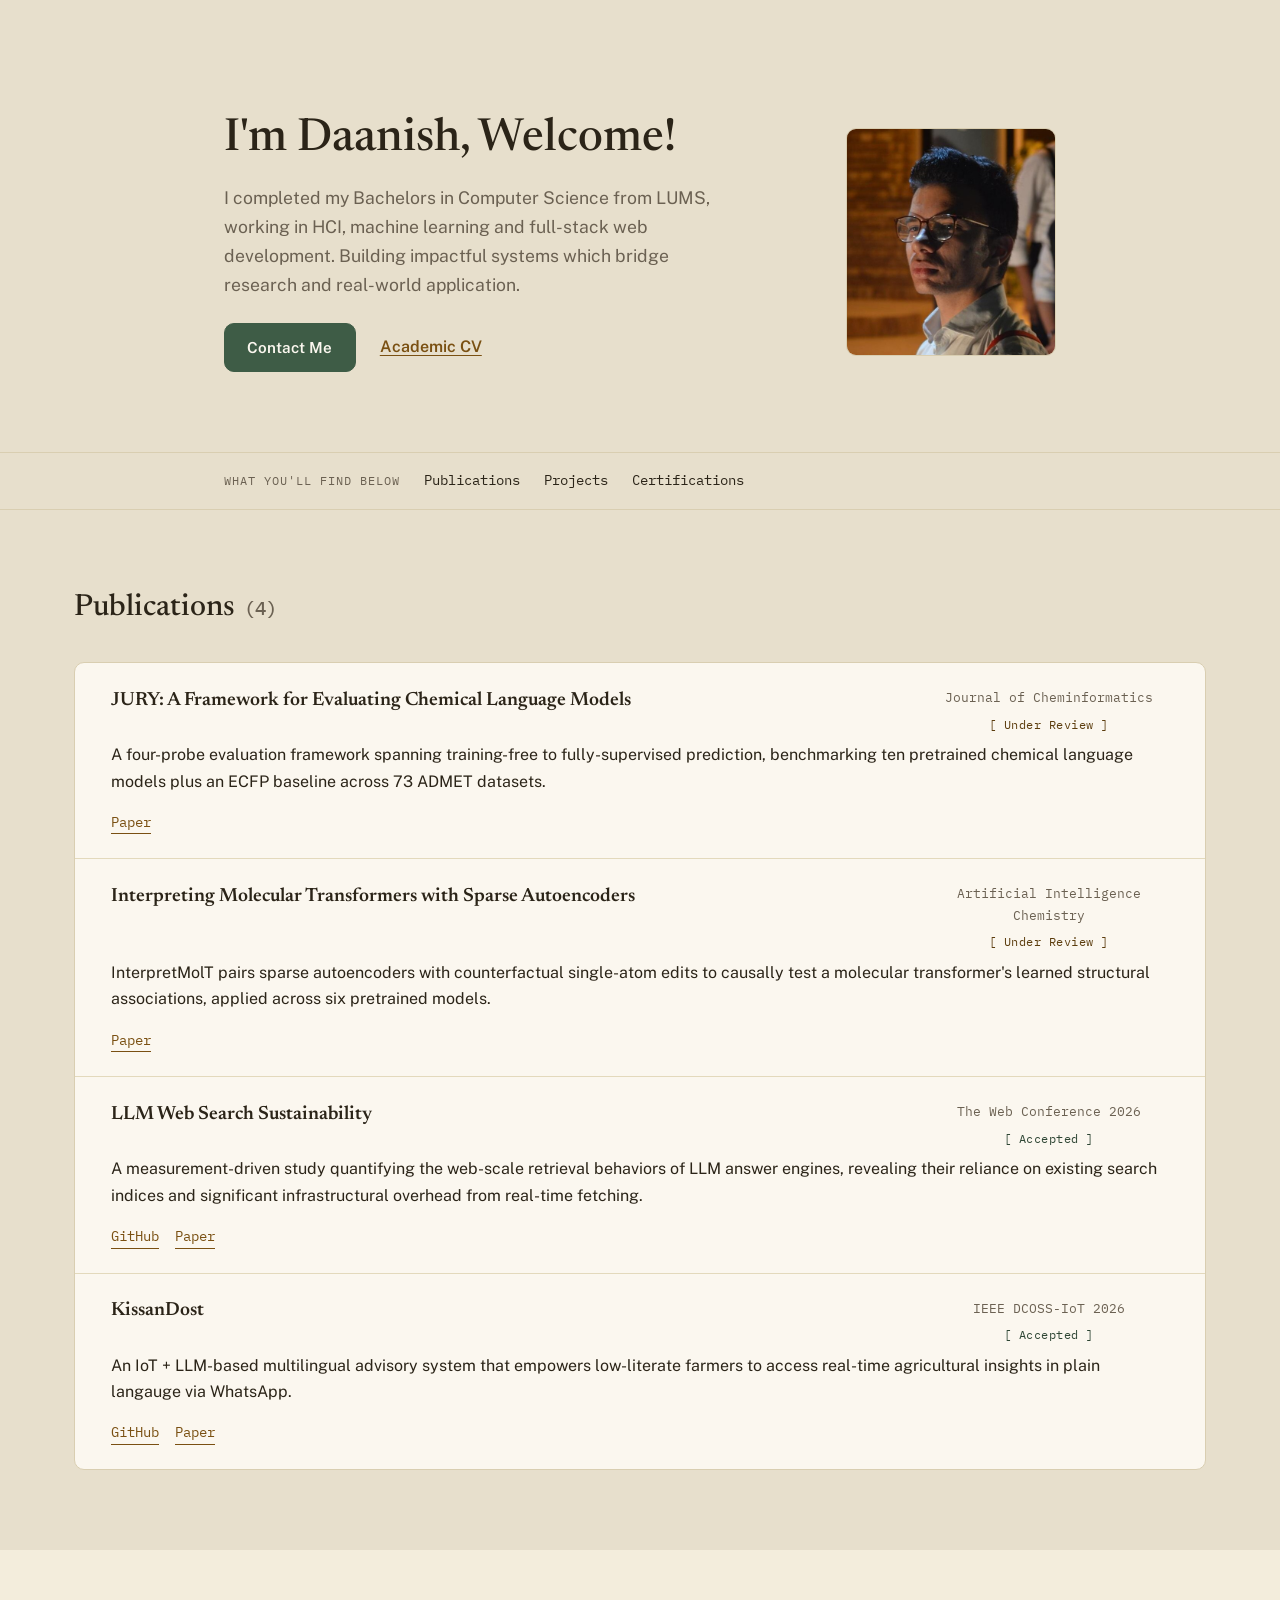
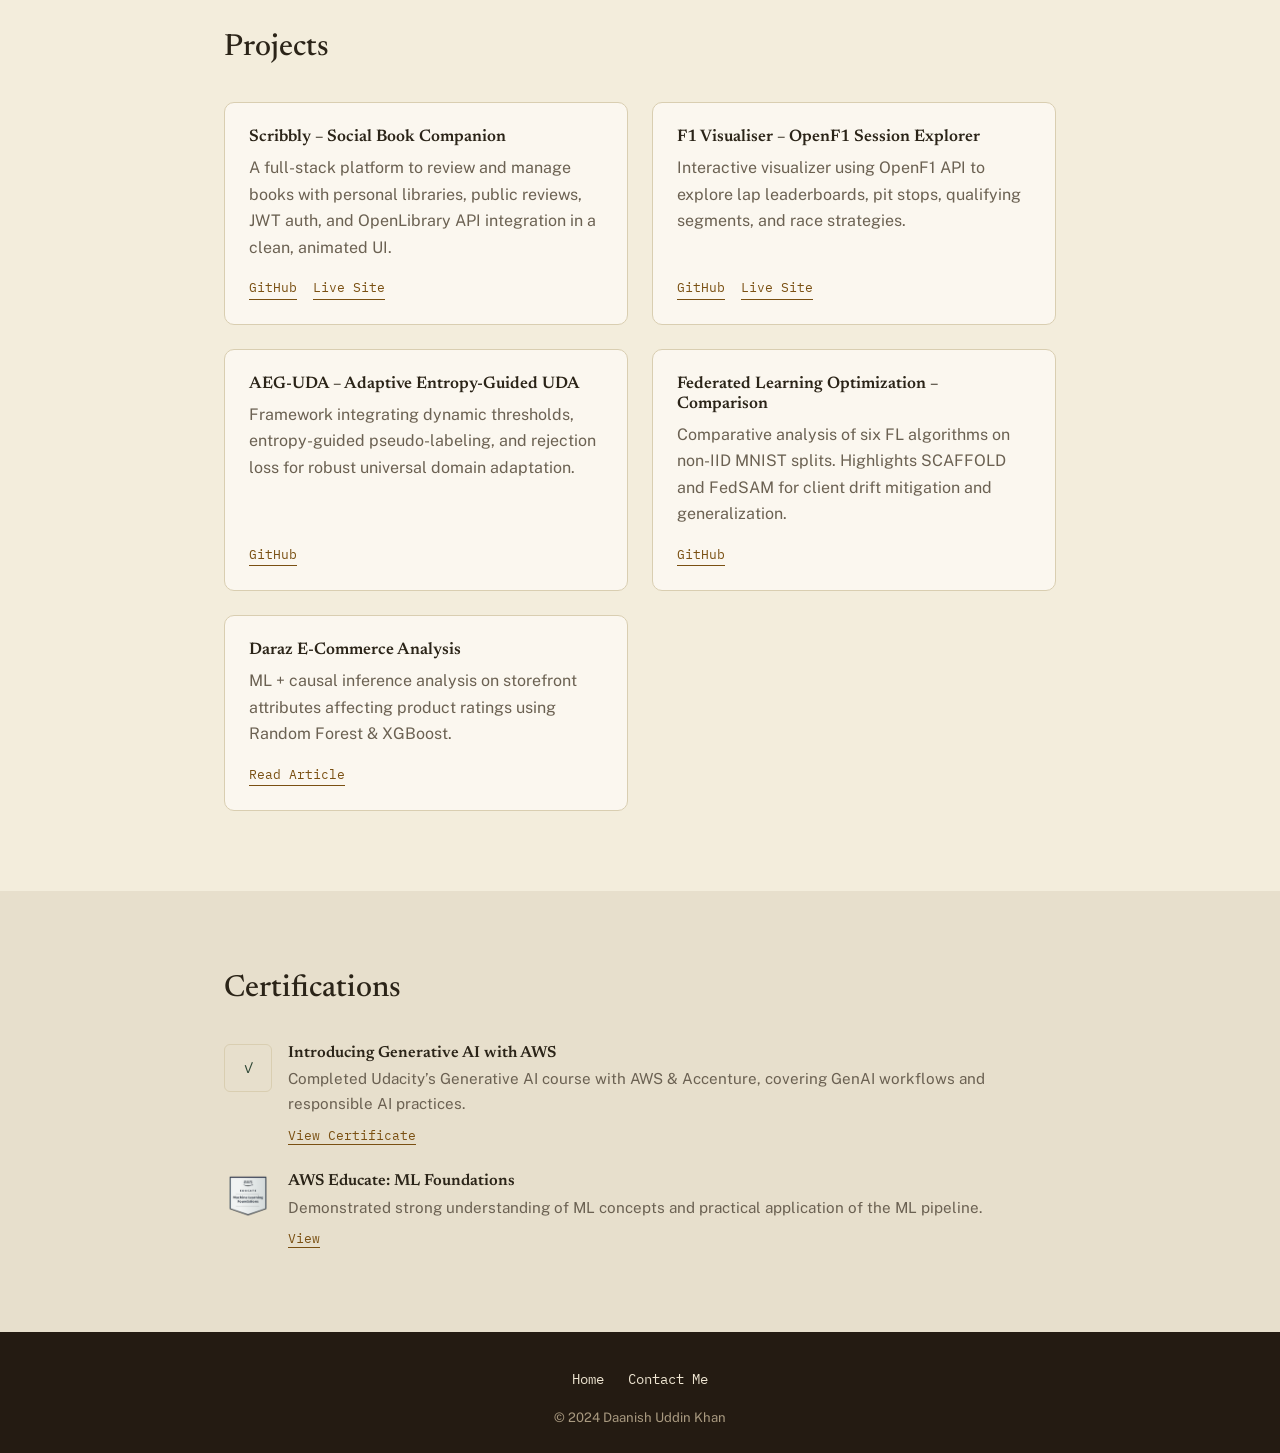
<file: index.html>
<!DOCTYPE html>
<html lang="en">
<head>
  <meta charset="UTF-8">
  <meta name="viewport" content="width=device-width, initial-scale=1.0">
  <title>Personal Site</title>

  <link rel="preconnect" href="https://fonts.googleapis.com">
  <link rel="preconnect" href="https://fonts.gstatic.com" crossorigin>
  <link href="https://fonts.googleapis.com/css2?family=Newsreader:ital,wght@0,400;0,500;0,600;1,400;1,500&amp;family=Public+Sans:wght@400;500;600;700&amp;family=IBM+Plex+Mono:wght@400;500;600&amp;display=swap" rel="stylesheet">

  <link rel="stylesheet" href="styles.css">
</head>

<body>

  <header class="hero">
    <div class="wrap">
      <div class="hero-text">
        <h1>I'm Daanish, Welcome!</h1>
        <p class="hero-lede">I completed my Bachelors in Computer Science from LUMS, working in HCI, machine learning and full-stack web development. Building impactful systems which bridge research and real-world application.</p>
        <div class="hero-actions">
          <a href="mailto:daanishuddin@gmail.com" class="btn-primary">Contact Me</a>
          <a href="DaanishKhan-Academic_CV.pdf" target="_blank" class="text-link">Academic CV</a>
        </div>
      </div>
      <div class="hero-portrait">
        <img src="Daanish Khan.jpg" alt="Daanish" width="210" loading="lazy">
      </div>
    </div>
  </header>

  <nav class="quicklinks" aria-label="Page sections">
    <div class="wrap">
      <p class="eyebrow">What You'll Find Below</p>
      <div class="quicklinks-links">
        <a href="#research-projects">Publications</a>
        <a href="#projects">Projects</a>
        <a href="#certifications">Certifications</a>
      </div>
    </div>
  </nav>

  <main>

    <!-- ===================================================================
         Publications — a single paper panel holding a running list of
         entries, most recent activity first, matching the CV's own order.
         =================================================================== -->
    <section id="research-projects" class="section" aria-labelledby="publications-heading">
      <div class="wrap pub-wrap">
        <h2 id="publications-heading">Publications <span class="pub-count">(4)</span></h2>

        <div class="pub-panel">

          <!-- JURY — NEW, Under Review -->
          <article class="pub-entry">
            <div class="pub-entry-head">
              <h3 class="pub-title">JURY: A Framework for Evaluating Chemical Language Models</h3>
              <div class="pub-venue-block">
                <p class="pub-meta">Journal of Cheminformatics</p>
                <p class="pub-status status-review">[ Under Review ]</p>
              </div>
            </div>
            <p class="pub-desc">A four-probe evaluation framework spanning training-free to fully-supervised prediction, benchmarking ten pretrained chemical language models plus an ECFP baseline across 73 ADMET datasets.</p>
            <p class="pub-links">
              <!-- TODO(Daanish): replace # with the paper link once available -->
              <a href="https://www.researchsquare.com/article/rs-10420771/v1" taregt="_blank">Paper</a>
            </p>
          </article>

          <!-- InterpretMolT — NEW, Under Review -->
          <article class="pub-entry">
            <div class="pub-entry-head">
              <h3 class="pub-title">Interpreting Molecular Transformers with Sparse Autoencoders</h3>
              <div class="pub-venue-block">
                <p class="pub-meta">Artificial Intelligence Chemistry</p>
                <p class="pub-status status-review">[ Under Review ]</p>
              </div>
            </div>
            <p class="pub-desc">InterpretMolT pairs sparse autoencoders with counterfactual single-atom edits to causally test a molecular transformer's learned structural associations, applied across six pretrained models.</p>
            <p class="pub-links">
              <!-- TODO(Daanish): replace # with the paper link once available -->
              <a href="InterpretMolT_preprint.pdf" target="_blank">Paper</a>
            </p>
          </article>

          <!-- LLM Web Search Sustainability — existing, Accepted -->
          <article class="pub-entry">
            <div class="pub-entry-head">
              <h3 class="pub-title">LLM Web Search Sustainability</h3>
              <div class="pub-venue-block">
                <p class="pub-meta">The Web Conference 2026</p>
                <p class="pub-status status-accepted">[ Accepted ]</p>
              </div>
            </div>
            <p class="pub-desc">A measurement-driven study quantifying the web-scale retrieval behaviors of LLM answer engines, revealing their reliance on existing search indices and significant infrastructural overhead from real-time fetching.</p>
            <p class="pub-links">
              <a href="https://github.com/SYSNET-LUMS/LLMs-and-Web" target="_blank">GitHub</a>
              <a href="https://dl.acm.org/doi/10.1145/3774904.3792278" target="_blank">Paper</a>
            </p>
          </article>

          <!-- KissanDost — existing, Accepted -->
          <article class="pub-entry">
            <div class="pub-entry-head">
              <h3 class="pub-title">KissanDost</h3>
              <div class="pub-venue-block">
                <p class="pub-meta">IEEE DCOSS-IoT 2026</p>
                <p class="pub-status status-accepted">[ Accepted ]</p>
              </div>
            </div>
            <p class="pub-desc">An IoT + LLM-based multilingual advisory system that empowers low-literate farmers to access real-time agricultural insights in plain langauge via WhatsApp.</p>
            <p class="pub-links">
              <a href="https://github.com/anonymous115935/KissanDost" target="_blank">GitHub</a>
              <a href="https://ieeexplore.ieee.org/abstract/document/11659369" target="_blank">Paper</a>
            </p>
          </article>

          <!-- UQA — existing, Contributor
          <article class="pub-entry">
            <div class="pub-entry-head">
              <h3 class="pub-title">UQA: Urdu QA Dataset</h3>
              <div class="pub-venue-block">
                <p class="pub-status status-contributor">[ Contributor ]</p>
              </div>
            </div>
            <p class="pub-desc">Contributor to <strong>UQA</strong>, a benchmark Urdu QA dataset based on SQuAD2.0, published in LREC-COLING 2024.</p>
            <p class="pub-links">
              <a href="https://aclanthology.org/2024.lrec-main.1497/" target="_blank">Read Publication</a>
            </p>
          </article> -->

        </div>
      </div>
    </section>

    <!-- ===================================================================
         Projects
         =================================================================== -->
    <section id="projects" class="section section-muted" aria-labelledby="projects-heading">
      <div class="wrap">
        <h2 id="projects-heading">Projects</h2>

        <div class="project-grid">

          <article class="project-card">
            <h3>Scribbly – Social Book Companion</h3>
            <p>A full-stack platform to review and manage books with personal libraries, public reviews, JWT auth, and OpenLibrary API integration in a clean, animated UI.</p>
            <div class="project-links">
              <a href="https://github.com/DaaniKhan/Scribbly" target="_blank">GitHub</a>
              <a href="https://scribbly-79jq.onrender.com" target="_blank">Live Site</a>
            </div>
          </article>

          <article class="project-card">
            <h3>F1 Visualiser – OpenF1 Session Explorer</h3>
            <p>Interactive visualizer using OpenF1 API to explore lap leaderboards, pit stops, qualifying segments, and race strategies.</p>
            <div class="project-links">
              <a href="https://github.com/DaaniKhan/F1-Visualise" target="_blank">GitHub</a>
              <a href="https://f1-visualise.onrender.com" target="_blank">Live Site</a>
            </div>
          </article>

          <article class="project-card">
            <h3>AEG-UDA – Adaptive Entropy-Guided UDA</h3>
            <p>Framework integrating dynamic thresholds, entropy-guided pseudo-labeling, and rejection loss for robust universal domain adaptation.</p>
            <div class="project-links">
              <a href="https://github.com/SaadH-077/Adaptive-Entropy-Guided-Universal-Domain-Adaptation_AEG-UDA-" target="_blank">GitHub</a>
            </div>
          </article>

          <article class="project-card">
            <h3>Federated Learning Optimization – Comparison</h3>
            <p>Comparative analysis of six FL algorithms on non-IID MNIST splits. Highlights SCAFFOLD and FedSAM for client drift mitigation and generalization.</p>
            <div class="project-links">
              <a href="https://github.com/SaadH-077/Federated-Learning-Optimization" target="_blank">GitHub</a>
            </div>
          </article>

          <article class="project-card">
            <h3>Daraz E-Commerce Analysis</h3>
            <p>ML + causal inference analysis on storefront attributes affecting product ratings using Random Forest &amp; XGBoost.</p>
            <div class="project-links">
              <a href="https://medium.com/@25100004/daraz-unveiled-deep-diving-into-e-commerce-55a9fcba725b" target="_blank">Read Article</a>
            </div>
          </article>

        </div>
      </div>
    </section>

    <!-- ===================================================================
         Certifications
         =================================================================== -->
    <section id="certifications" class="section" aria-labelledby="certifications-heading">
      <div class="wrap">
        <h2 id="certifications-heading">Certifications</h2>

        <ul class="cert-list">

          <li class="cert-entry">
            <span class="cert-mark" aria-hidden="true">✓</span>
            <div class="cert-text">
              <h3>Introducing Generative AI with AWS</h3>
              <p>Completed Udacity&rsquo;s Generative AI course with AWS &amp; Accenture, covering GenAI workflows and responsible AI practices.</p>
              <a href="https://www.udacity.com/certificate/e/d6803654-4352-11f0-a539-c7d655504e1b" target="_blank">View Certificate</a>
            </div>
          </li>

          <li class="cert-entry">
            <img src="aws-educate-machine-learning-foundations.png" alt="AWS Educate badge" width="48" height="48" loading="lazy">
            <div class="cert-text">
              <h3>AWS Educate: ML Foundations</h3>
              <p>Demonstrated strong understanding of ML concepts and practical application of the ML pipeline.</p>
              <a href="https://www.credly.com/badges/24942afe-0e76-4b21-84d6-7d323b9f9d2c/public_url" target="_blank">View</a>
            </div>
          </li>

        </ul>
      </div>
    </section>

  </main>

  <footer class="site-footer">
    <div class="wrap">
      <nav aria-label="Footer">
        <a href="index.html">Home</a>
        <a href="mailto:daanishuddin@gmail.com">Contact Me</a>
      </nav>
      <p>© 2024 Daanish Uddin Khan</p>
    </div>
  </footer>

</body>
</html>
</file>
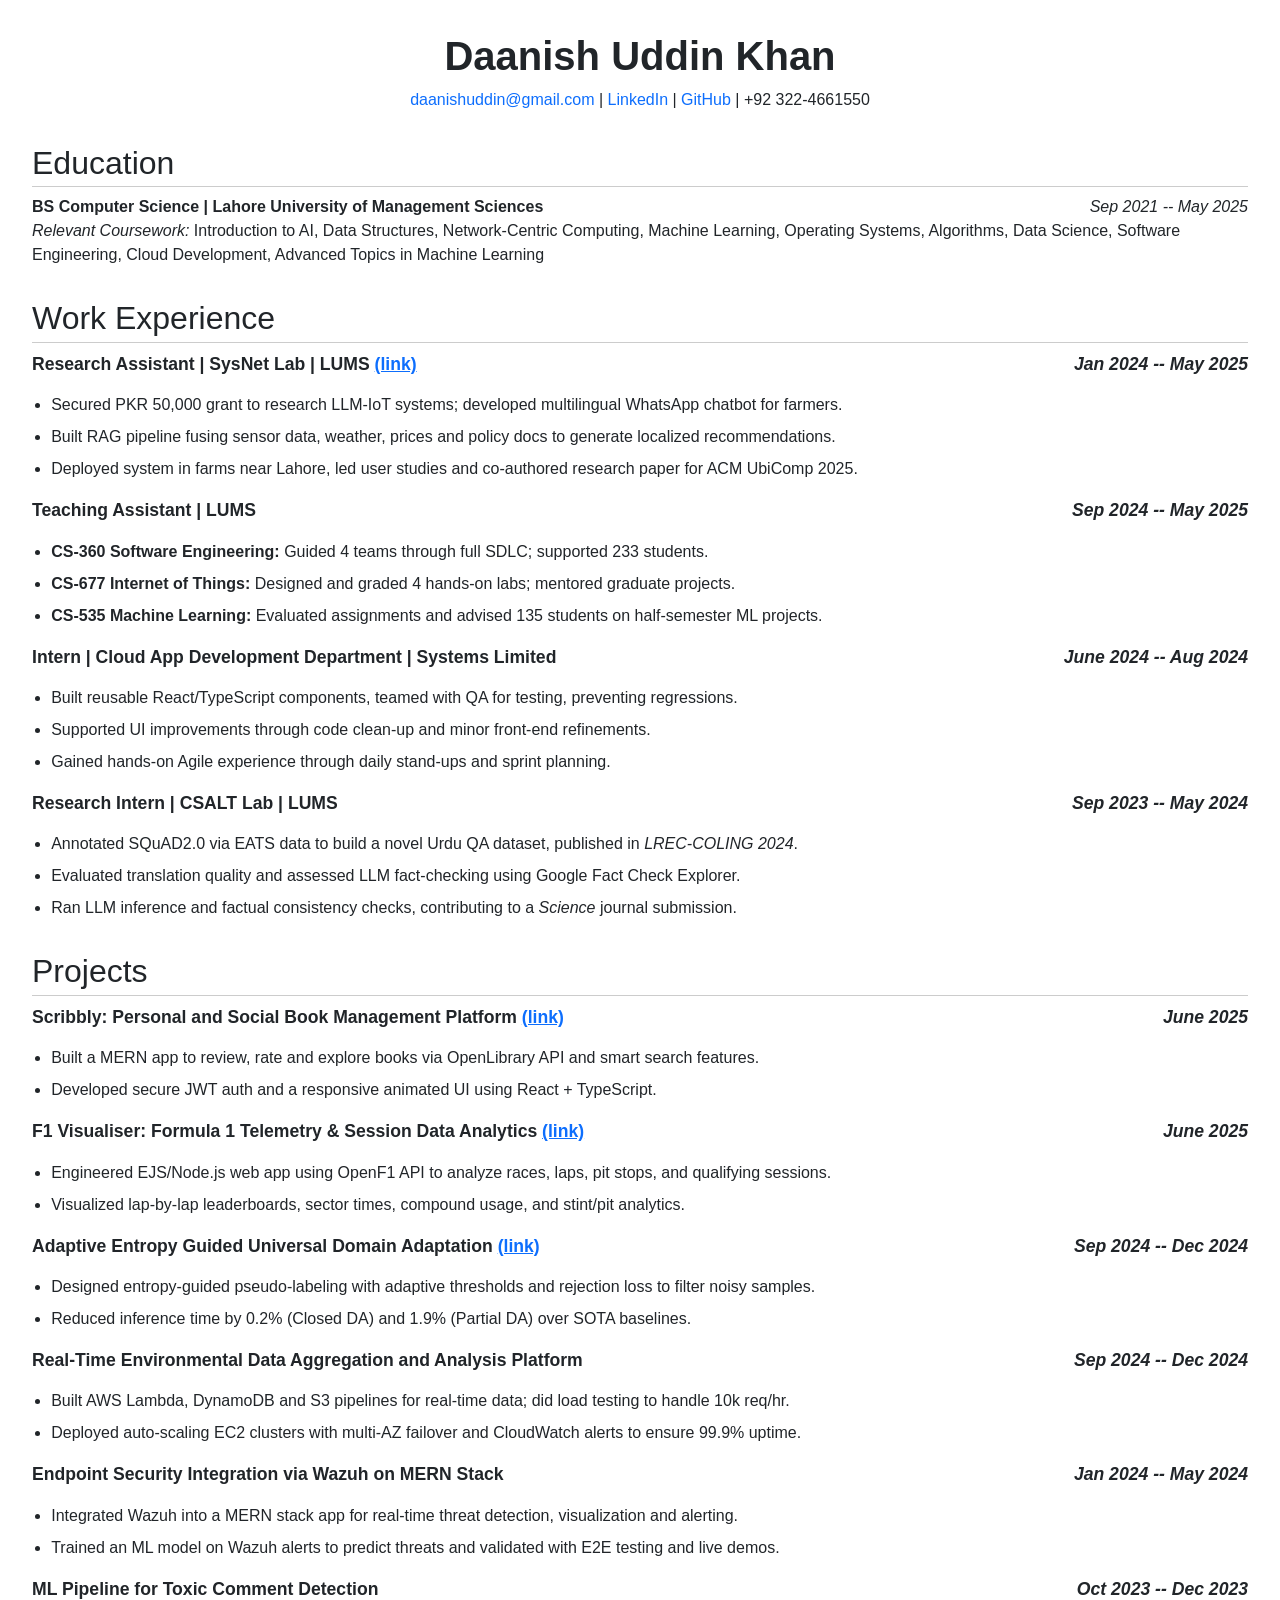
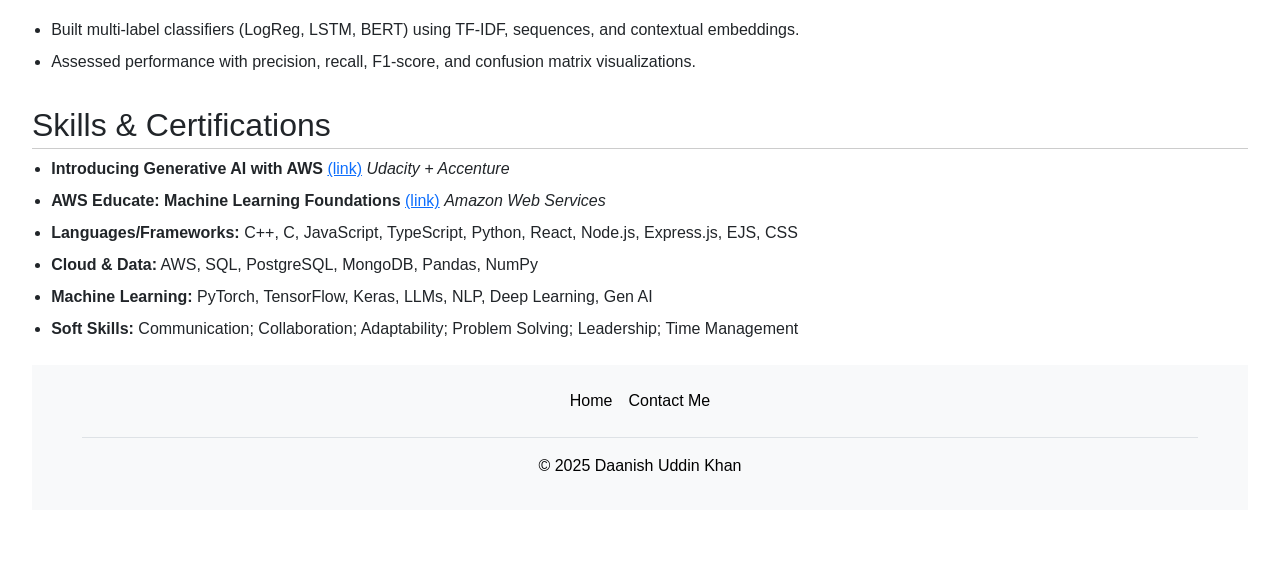
<file: resume.html>
<!DOCTYPE html>
<html lang="en">
<head>
  <meta charset="UTF-8">
  <meta name="viewport" content="width=device-width, initial-scale=1.0">
  <title>Daanish Uddin Khan - Resume</title>
  <link href="https://cdn.jsdelivr.net/npm/bootstrap@5.3.0/dist/css/bootstrap.min.css" rel="stylesheet">
  <style>
    body {
      font-family: 'Segoe UI', sans-serif;
      padding: 2rem;
      background-color: #fff;
    }
    h2 {
      border-bottom: 1px solid #ccc;
      padding-bottom: 0.25rem;
      margin-top: 2rem;
    }
    .section {
      margin-top: 2rem;
    }
    .contact a {
      color: #0d6efd;
      text-decoration: none;
    }
    ul {
      padding-left: 1.2rem;
    }
    .resume-title {
      font-size: 1.1rem;
      font-weight: 600;
    }
    .no-indent li {
      margin-bottom: 0.5rem;
    }
  </style>
</head>
<body>

  <div class="text-center mb-4">
    <h1 class="fw-bold">Daanish Uddin Khan</h1>
    <div class="contact">
      <a href="mailto:daanishuddin@gmail.com">daanishuddin@gmail.com</a> |
      <a href="https://www.linkedin.com/in/daanish-khan-" target="_blank">LinkedIn</a> |
      <a href="https://github.com/DaaniKhan" target="_blank">GitHub</a> |
      +92 322-4661550
    </div>
  </div>

  <h2>Education</h2>
  <p><strong>BS Computer Science | Lahore University of Management Sciences</strong> <span class="float-end"><em>Sep 2021 -- May 2025</em></span><br>
  <em>Relevant Coursework:</em> Introduction to AI, Data Structures, Network-Centric Computing, Machine Learning, Operating Systems, Algorithms, Data Science, Software Engineering, Cloud Development, Advanced Topics in Machine Learning</p>

  <h2>Work Experience</h2>

  <p class="resume-title">Research Assistant | SysNet Lab | LUMS <a href="https://github.com/Saad4858/Pandas" target="_blank">(link)</a> <span class="float-end"><em>Jan 2024 -- May 2025</em></span></p>
  <ul class="no-indent">
    <li>Secured PKR 50,000 grant to research LLM-IoT systems; developed multilingual WhatsApp chatbot for farmers.</li>
    <li>Built RAG pipeline fusing sensor data, weather, prices and policy docs to generate localized recommendations.</li>
    <li>Deployed system in farms near Lahore, led user studies and co-authored research paper for ACM UbiComp 2025.</li>
  </ul>

  <p class="resume-title">Teaching Assistant | LUMS <span class="float-end"><em>Sep 2024 -- May 2025</em></span></p>
  <ul class="no-indent">
    <li><strong>CS-360 Software Engineering:</strong> Guided 4 teams through full SDLC; supported 233 students.</li>
    <li><strong>CS-677 Internet of Things:</strong> Designed and graded 4 hands‑on labs; mentored graduate projects.</li>
    <li><strong>CS-535 Machine Learning:</strong> Evaluated assignments and advised 135 students on half‑semester ML projects.</li>
  </ul>

  <p class="resume-title">Intern | Cloud App Development Department | Systems Limited <span class="float-end"><em>June 2024 -- Aug 2024</em></span></p>
  <ul class="no-indent">
    <li>Built reusable React/TypeScript components, teamed with QA for testing, preventing regressions.</li>
    <li>Supported UI improvements through code clean-up and minor front-end refinements.</li>
    <li>Gained hands-on Agile experience through daily stand-ups and sprint planning.</li>
  </ul>

  <p class="resume-title">Research Intern | CSALT Lab | LUMS <span class="float-end"><em>Sep 2023 -- May 2024</em></span></p>
  <ul class="no-indent">
    <li>Annotated SQuAD2.0 via EATS data to build a novel Urdu QA dataset, published in <em>LREC-COLING 2024</em>.</li>
    <li>Evaluated translation quality and assessed LLM fact-checking using Google Fact Check Explorer.</li>
    <li>Ran LLM inference and factual consistency checks, contributing to a <em>Science</em> journal submission.</li>
  </ul>

  <h2>Projects</h2>

  <p class="resume-title">Scribbly: Personal and Social Book Management Platform <a href="https://github.com/DaaniKhan/Scribbly" target="_blank">(link)</a> <span class="float-end"><em>June 2025</em></span></p>
  <ul class="no-indent">
    <li>Built a MERN app to review, rate and explore books via OpenLibrary API and smart search features.</li>
    <li>Developed secure JWT auth and a responsive animated UI using React + TypeScript.</li>
  </ul>

  <p class="resume-title">F1 Visualiser: Formula 1 Telemetry & Session Data Analytics <a href="https://github.com/DaaniKhan/F1-Visualise" target="_blank">(link)</a> <span class="float-end"><em>June 2025</em></span></p>
  <ul class="no-indent">
    <li>Engineered EJS/Node.js web app using OpenF1 API to analyze races, laps, pit stops, and qualifying sessions.</li>
    <li>Visualized lap-by-lap leaderboards, sector times, compound usage, and stint/pit analytics.</li>
  </ul>

  <p class="resume-title">Adaptive Entropy Guided Universal Domain Adaptation <a href="https://github.com/SaadH-077/Adaptive-Entropy-Guided-Universal-Domain-Adaptation_AEG-UDA-" target="_blank">(link)</a> <span class="float-end"><em>Sep 2024 -- Dec 2024</em></span></p>
  <ul class="no-indent">
    <li>Designed entropy-guided pseudo-labeling with adaptive thresholds and rejection loss to filter noisy samples.</li>
    <li>Reduced inference time by 0.2% (Closed DA) and 1.9% (Partial DA) over SOTA baselines.</li>
  </ul>

  <p class="resume-title">Real-Time Environmental Data Aggregation and Analysis Platform <span class="float-end"><em>Sep 2024 -- Dec 2024</em></span></p>
  <ul class="no-indent">
    <li>Built AWS Lambda, DynamoDB and S3 pipelines for real-time data; did load testing to handle 10k req/hr.</li>
    <li>Deployed auto-scaling EC2 clusters with multi-AZ failover and CloudWatch alerts to ensure 99.9% uptime.</li>
  </ul>

  <p class="resume-title">Endpoint Security Integration via Wazuh on MERN Stack <span class="float-end"><em>Jan 2024 -- May 2024</em></span></p>
  <ul class="no-indent">
    <li>Integrated Wazuh into a MERN stack app for real-time threat detection, visualization and alerting.</li>
    <li>Trained an ML model on Wazuh alerts to predict threats and validated with E2E testing and live demos.</li>
  </ul>

  <p class="resume-title">ML Pipeline for Toxic Comment Detection <span class="float-end"><em>Oct 2023 -- Dec 2023</em></span></p>
  <ul class="no-indent">
    <li>Built multi-label classifiers (LogReg, LSTM, BERT) using TF-IDF, sequences, and contextual embeddings.</li>
    <li>Assessed performance with precision, recall, F1-score, and confusion matrix visualizations.</li>
  </ul>

  <h2>Skills & Certifications</h2>
  <ul class="no-indent">
    <li><strong>Introducing Generative AI with AWS</strong> <a href="https://www.udacity.com/certificate/e/d6803654-4352-11f0-a539-c7d655504e1b" target="_blank">(link)</a> <em>Udacity + Accenture</em></li>
    <li><strong>AWS Educate: Machine Learning Foundations</strong> <a href="https://www.credly.com/badges/24942afe-0e76-4b21-84d6-7d323b9f9d2c/public_url" target="_blank">(link)</a> <em>Amazon Web Services</em></li>
    <li><strong>Languages/Frameworks:</strong> C++, C, JavaScript, TypeScript, Python, React, Node.js, Express.js, EJS, CSS</li>
    <li><strong>Cloud & Data:</strong> AWS, SQL, PostgreSQL, MongoDB, Pandas, NumPy</li>
    <li><strong>Machine Learning:</strong> PyTorch, TensorFlow, Keras, LLMs, NLP, Deep Learning, Gen AI</li>
    <li><strong>Soft Skills:</strong> Communication; Collaboration; Adaptability; Problem Solving; Leadership; Time Management</li>
  </ul>

  <section class="bg-light">
    <div class="container">
      <footer class="py-3 my-4">
        <ul class="nav justify-content-center border-bottom pb-3 mb-3">
          <li class="nav-item"><a href="index.html" class="nav-link px-2 text-black">Home</a></li>
          <li class="nav-item"><a href="mailto:daanishuddin@gmail.com" class="nav-link px-2 text-black">Contact Me</a></li>
        </ul>
        <p class="text-center text-black">© 2025 Daanish Uddin Khan</p>
      </footer>
    </div>
  </section>

</body>
</html>
</file>
<file: styles.css>
/* ==========================================================================
   Daanish Uddin Khan — Personal Site
   Design system: "papers on a desk" — a warm stone/oat canvas holding
   flat paper-toned panels, an amber (chemistry) + pine (agri-IoT) accent
   pair, a serif for reading + a mono utility face for the researcher's
   own vocabulary (dates, venues, status). No component framework: plain
   semantic HTML + hand-written CSS, so nothing here fights a library's
   default specificity.
   ========================================================================== */

/* ---- Design tokens ------------------------------------------------------ */
:root {
  /* colour: warm stone canvas + paper panels, amber + pine accents.
     Deliberately NOT the pale-cream + terracotta pairing that reads as
     the default "AI portfolio" palette — hue-shifted warmer/deeper on
     the base, and the accent sits in the yellow-gold family rather than
     orange-red, paired with a cool pine green for contrast. */
  --canvas: #E7DFCC;       /* page background — "the desk" */
  --paper: #FBF7EF;        /* content panels — "the page" */
  --paper-soft: #F3EDDC;   /* recessed panel tone (projects section) */
  --ink: #2B2418;          /* primary text */
  --ink-soft: #6B6152;     /* secondary / muted text */
  --line: #D9CEB1;         /* hairline borders and rules */
  --line-soft: #E3D9BC;

  --amber: #7A5012;        /* primary accent — links, primary action (WCAG AA on both canvas and paper) */
  --amber-deep: #5C3D0E;   /* hover / pressed state for amber */
  --pine: #3E5C46;         /* secondary accent — agri/IoT thread */
  --pine-deep: #2E4634;

  --espresso: #241B12;     /* dark band — footer only */
  --espresso-line: #4A3B28;
  --paper-on-dark: #EFE6D2;

  /* type */
  --font-display: "Newsreader", "Iowan Old Style", "Palatino Linotype", serif;
  --font-body: "Public Sans", "Segoe UI", system-ui, sans-serif;
  --font-mono: "IBM Plex Mono", ui-monospace, "SFMono-Regular", Menlo, monospace;

  /* spacing scale */
  --sp-1: 0.5rem;
  --sp-2: 1rem;
  --sp-3: 1.5rem;
  --sp-4: 2.25rem;
  --sp-5: 3.5rem;
  --sp-6: 5rem;
  --sp-7: 7rem;

  --radius: 10px;
  --content-width: 880px;
}

/* ---- Reset --------------------------------------------------------------- */
*, *::before, *::after { box-sizing: border-box; }

html { scroll-behavior: smooth; }

body {
  margin: 0;
  background: var(--canvas);
  color: var(--ink);
  font-family: var(--font-body);
  font-size: 1rem;
  line-height: 1.65;
  -webkit-font-smoothing: antialiased;
}

img { max-width: 100%; display: block; }

a {
  color: var(--amber);
  text-decoration-thickness: 1px;
  text-underline-offset: 3px;
}
a:hover { color: var(--amber-deep); }

h1, h2, h3 {
  font-family: var(--font-display);
  font-weight: 600;
  color: var(--ink);
  margin: 0;
  line-height: 1.2;
}

p { margin: 0; }

ul { margin: 0; padding: 0; list-style: none; }

/* Visible keyboard focus everywhere — no invisible-focus buttons/links */
a:focus-visible,
button:focus-visible {
  outline: 2px solid var(--pine);
  outline-offset: 3px;
  border-radius: 4px;
}

@media (prefers-reduced-motion: reduce) {
  html { scroll-behavior: auto; }
  * { transition: none !important; }
}

/* ---- Shared layout helpers ------------------------------------------------ */
.wrap {
  max-width: var(--content-width);
  margin: 0 auto;
  padding: 0 var(--sp-3);
}

.eyebrow {
  font-family: var(--font-mono);
  font-size: 0.78rem;
  letter-spacing: 0.08em;
  text-transform: uppercase;
  color: var(--ink-soft);
  margin: 0 0 var(--sp-1);
}

.btn-primary {
  display: inline-block;
  font-family: var(--font-body);
  font-weight: 600;
  font-size: 0.95rem;
  color: var(--paper);
  background: var(--pine);
  padding: 0.7rem 1.4rem;
  border-radius: var(--radius);
  text-decoration: none;
  border: 1px solid var(--pine);
}
.btn-primary:hover { background: var(--pine-deep); border-color: var(--pine-deep); color: var(--paper); }

.text-link {
  font-weight: 600;
  text-decoration: underline;
}

/* ==========================================================================
   Hero
   Instinct: dark, centered, stacked hero banner (photo above headline
   above paragraph above button, all centered, on a near-black bar).
   Antithesis used here: light warm background, left-aligned text block,
   asymmetric two-column layout with the portrait set beside — not above
   — the copy, no shadow/gradient behind either.
   ========================================================================== */
.hero {
  background: var(--canvas);
  padding: var(--sp-6) 0 var(--sp-5);
}

.hero .wrap {
  display: flex;
  flex-direction: column-reverse;
  gap: var(--sp-4);
}

.hero-text h1 {
  font-size: clamp(2rem, 1.6rem + 2vw, 2.85rem);
  font-weight: 500;
  margin-bottom: var(--sp-2);
}

.hero-lede {
  font-size: 1.1rem;
  color: var(--ink-soft);
  max-width: 46ch;
  margin-bottom: var(--sp-3);
}

.hero-actions {
  display: flex;
  align-items: center;
  gap: var(--sp-3);
  flex-wrap: wrap;
}

.hero-portrait {
  flex-shrink: 0;
}

.hero-portrait img {
  width: 168px;
  height: auto;
  border-radius: var(--radius);
  border: 1px solid var(--line);
}

/* ==========================================================================
   Quiet in-page nav
   Instinct: a separate full-width contrasting banner section with a big
   centered "What You'll Find Below" heading boxed in a card.
   Antithesis: one slim hairline-bordered strip, small mono label, no
   background block of its own — it reads as a rule between hero and
   content, not a destination.
   ========================================================================== */
.quicklinks {
  border-top: 1px solid var(--line);
  border-bottom: 1px solid var(--line);
  padding: var(--sp-2) 0;
}

.quicklinks .wrap {
  display: flex;
  flex-wrap: wrap;
  align-items: baseline;
}

.quicklinks .eyebrow { margin: 0 var(--sp-3) 0 0; }

.quicklinks-links {
  display: flex;
  flex-wrap: wrap;
  font-family: var(--font-mono);
  font-size: 0.85rem;
}

.quicklinks a {
  color: var(--ink);
  text-decoration: none;
  border-bottom: 1px solid transparent;
  margin-right: var(--sp-3);
}
.quicklinks a:last-child { margin-right: 0; }
.quicklinks a:hover { color: var(--amber); border-bottom-color: var(--amber); }

/* ==========================================================================
   Sections — shared rhythm
   ========================================================================== */
.section { padding: var(--sp-6) 0; }
.section-muted { background: var(--paper-soft); }

.section h2 {
  font-size: clamp(1.5rem, 1.3rem + 1vw, 1.9rem);
  font-weight: 500;
  margin-bottom: var(--sp-4);
}

.pub-count {
  font-family: var(--font-mono);
  font-size: 0.62em;
  font-weight: 500;
  color: var(--ink-soft);
  vertical-align: middle;
  margin-left: 0.1em;
}

/* ==========================================================================
   Publications
   Instinct: identical white shadowed cards in a grid, a coloured
   Bootstrap "info" title, buttons for every link.
   Antithesis: a single flat paper panel holding a running list of
   entries (a bibliography, not a product grid), separated by hairlines;
   status is a bracketed mono stamp rather than a badge pill; links are
   plain text, not button chrome.

   This section also runs wider than the rest of the page (own max-width
   below) and each entry is deliberately landscape — a title/venue header
   row followed by a description that spans the full width, rather than
   a tall stack — so entries read wide and short, not narrow and tall.
   ========================================================================== */
.wrap.pub-wrap { max-width: 1180px; }

.pub-panel {
  background: var(--paper);
  border: 1px solid var(--line);
  border-radius: var(--radius);
}

.pub-entry {
  padding: var(--sp-3) var(--sp-4);
  border-bottom: 1px solid var(--line-soft);
}
.pub-entry:last-child { border-bottom: none; }

.pub-entry-head {
  display: flex;
  align-items: flex-start;
  justify-content: space-between;
  gap: var(--sp-3);
  margin-bottom: var(--sp-1);
}

.pub-title {
  font-size: 1.2rem;
  font-weight: 600;
  padding-top: 0.1rem;
}

.pub-venue-block {
  flex: 0 0 240px;
  text-align: center;
}

.pub-venue-block .pub-meta {
  margin-bottom: 0.3rem;
}

.pub-venue-block .pub-status {
  margin-bottom: 0;
}

.pub-status {
  font-family: var(--font-mono);
  font-size: 0.78rem;
  letter-spacing: 0.04em;
}
.status-review { color: var(--amber-deep); }
.status-accepted { color: var(--pine-deep); }
.status-contributor { color: var(--ink-soft); }

.pub-meta {
  font-family: var(--font-mono);
  font-size: 0.82rem;
  color: var(--ink-soft);
}

.pub-desc {
  color: var(--ink);
  margin-bottom: var(--sp-2);
}

.pub-links {
  display: flex;
  flex-wrap: wrap;
  font-family: var(--font-mono);
  font-size: 0.85rem;
}

.pub-links a { text-decoration: none; border-bottom: 1px solid currentColor; margin-right: var(--sp-2); }
.pub-links a:last-child { margin-right: 0; }
.pub-links a:hover { color: var(--amber-deep); }

.pub-links .placeholder {
  color: var(--ink-soft);
  border-bottom: 1px dashed var(--ink-soft);
}
.pub-links .placeholder:hover { color: var(--ink-soft); }

@media (max-width: 699px) {
  .pub-entry-head {
    flex-direction: column;
    gap: 0.35rem;
  }
  .pub-venue-block {
    flex: 0 0 auto;
    text-align: left;
  }
}

/* ==========================================================================
   Projects
   A grid still suits these (they are visual/live artefacts, unlike the
   publications list) — but flat, bordered, no drop shadow, no hover-lift
   transform. Hover is a colour change only.
   ========================================================================== */
.project-grid {
  display: grid;
  grid-template-columns: 1fr;
  gap: var(--sp-3);
}

.project-card {
  background: var(--paper);
  border: 1px solid var(--line);
  border-radius: var(--radius);
  padding: var(--sp-3);
  display: flex;
  flex-direction: column;
  gap: var(--sp-1);
}

.project-card h3 {
  font-size: 1.05rem;
  font-weight: 600;
}

.project-card p {
  color: var(--ink-soft);
  flex-grow: 1;
}

.project-links {
  display: flex;
  flex-wrap: wrap;
  font-family: var(--font-mono);
  font-size: 0.82rem;
  margin-top: var(--sp-1);
}

.project-links a { text-decoration: none; border-bottom: 1px solid currentColor; margin-right: var(--sp-2); }
.project-links a:last-child { margin-right: 0; }
.project-links a:hover { color: var(--amber-deep); }

/* ==========================================================================
   Certifications
   Instinct: same shadowed-card treatment as everything else, giving
   secondary content equal visual weight to the publications.
   Antithesis: a quiet compact list — smaller type, tighter spacing, no
   panel border per item — so it reads as lighter-weight than the work
   above it.
   ========================================================================== */
.cert-list {
  display: flex;
  flex-direction: column;
  gap: var(--sp-3);
}

.cert-entry {
  display: flex;
  align-items: flex-start;
  gap: var(--sp-2);
}

.cert-entry img {
  width: 48px;
  height: 48px;
  flex-shrink: 0;
  border-radius: 6px;
}

.cert-mark {
  width: 48px;
  height: 48px;
  flex-shrink: 0;
  border-radius: 6px;
  border: 1px solid var(--line);
  display: flex;
  align-items: center;
  justify-content: center;
  font-family: var(--font-mono);
  color: var(--pine-deep);
  font-size: 0.95rem;
}

.cert-text h3 {
  font-size: 1rem;
  font-weight: 600;
  margin-bottom: 0.2rem;
}

.cert-text p {
  color: var(--ink-soft);
  font-size: 0.95rem;
  margin-bottom: 0.35rem;
}

.cert-text a {
  font-family: var(--font-mono);
  font-size: 0.82rem;
  text-decoration: none;
  border-bottom: 1px solid currentColor;
}
.cert-text a:hover { color: var(--amber-deep); }

/* ==========================================================================
   Footer
   Instinct: identical bg-dark bar as the hero, so the page opens and
   closes on the same beat with no development.
   Antithesis: a distinct warm espresso brown (not the same dark as
   anything above, and not black) — small, quiet, clearly a close rather
   than a mirrored bookend.
   ========================================================================== */
.site-footer {
  background: var(--espresso);
  color: var(--paper-on-dark);
  padding: var(--sp-4) 0 var(--sp-3);
}

.site-footer .wrap {
  display: flex;
  flex-direction: column;
  align-items: center;
  gap: var(--sp-2);
  text-align: center;
}

.site-footer nav {
  display: flex;
  font-family: var(--font-mono);
  font-size: 0.85rem;
}

.site-footer a {
  color: var(--paper-on-dark);
  text-decoration: none;
  border-bottom: 1px solid transparent;
  margin-right: var(--sp-3);
}
.site-footer a:last-child { margin-right: 0; }
.site-footer a:hover { color: #fff; border-bottom-color: var(--amber); }

.site-footer p {
  color: #A99A80;
  font-size: 0.82rem;
}

/* ==========================================================================
   Responsive — mobile-first; widen up
   ========================================================================== */
@media (min-width: 700px) {
  .hero .wrap {
    flex-direction: row;
    align-items: center;
    justify-content: space-between;
  }
  .hero-portrait img { width: 210px; }

  .project-grid {
    grid-template-columns: repeat(2, 1fr);
  }
}

@media (min-width: 980px) {
  .hero { padding: var(--sp-7) 0 var(--sp-6); }
}
</file>
